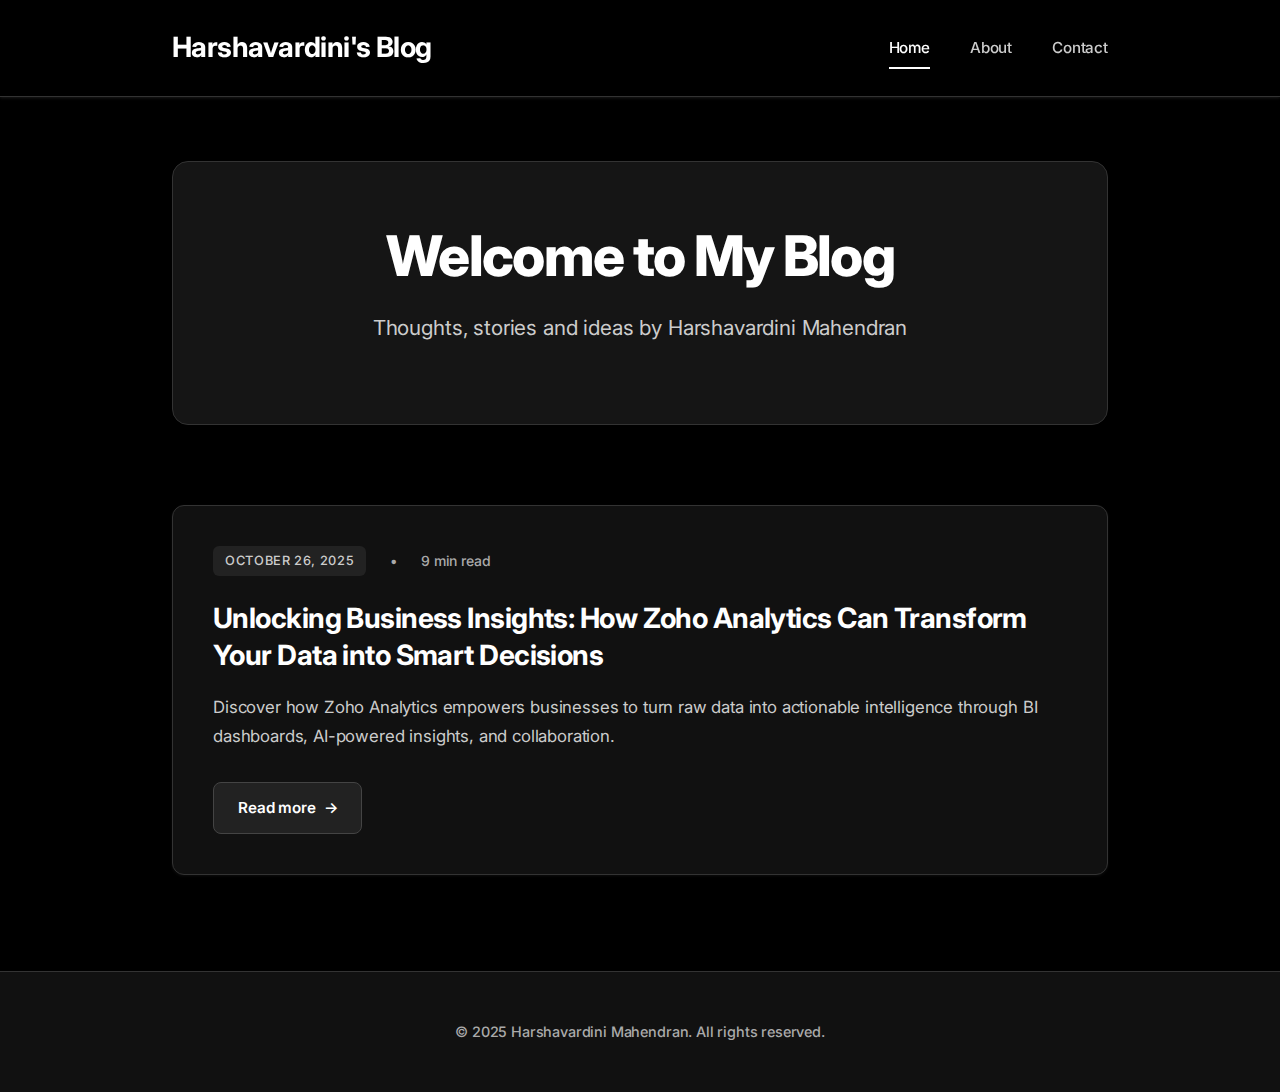
<file: index.html>
<!DOCTYPE html>
<html lang="en">
<head>
    <meta charset="UTF-8">
    <meta name="viewport" content="width=device-width, initial-scale=1.0">
    <title>My Blog</title>
    <link rel="stylesheet" href="styles.css">
</head>
<body>
    <header class="header">
        <div class="container">
            <h1 class="logo">Harshavardini's Blog</h1>
            <nav class="nav">
                <a href="index.html" class="nav-link active">Home</a>
                <a href="about.html" class="nav-link">About</a>
                <a href="contact.html" class="nav-link">Contact</a>
            </nav>
        </div>
    </header>

    <main class="main">
        <div class="container">
            <section class="hero">
                <h2 class="hero-title">Welcome to My Blog</h2>
                <p class="hero-subtitle">Thoughts, stories and ideas by Harshavardini Mahendran</p>
            </section>

            <section class="posts" id="posts-container">
                <!-- Blog posts will be dynamically loaded here -->
            </section>
        </div>
    </main>

    <footer class="footer">
        <div class="container">
            <p>&copy; 2025 Harshavardini Mahendran. All rights reserved.</p>
        </div>
    </footer>

    <script src="script.js"></script>
</body>
</html>
</file>
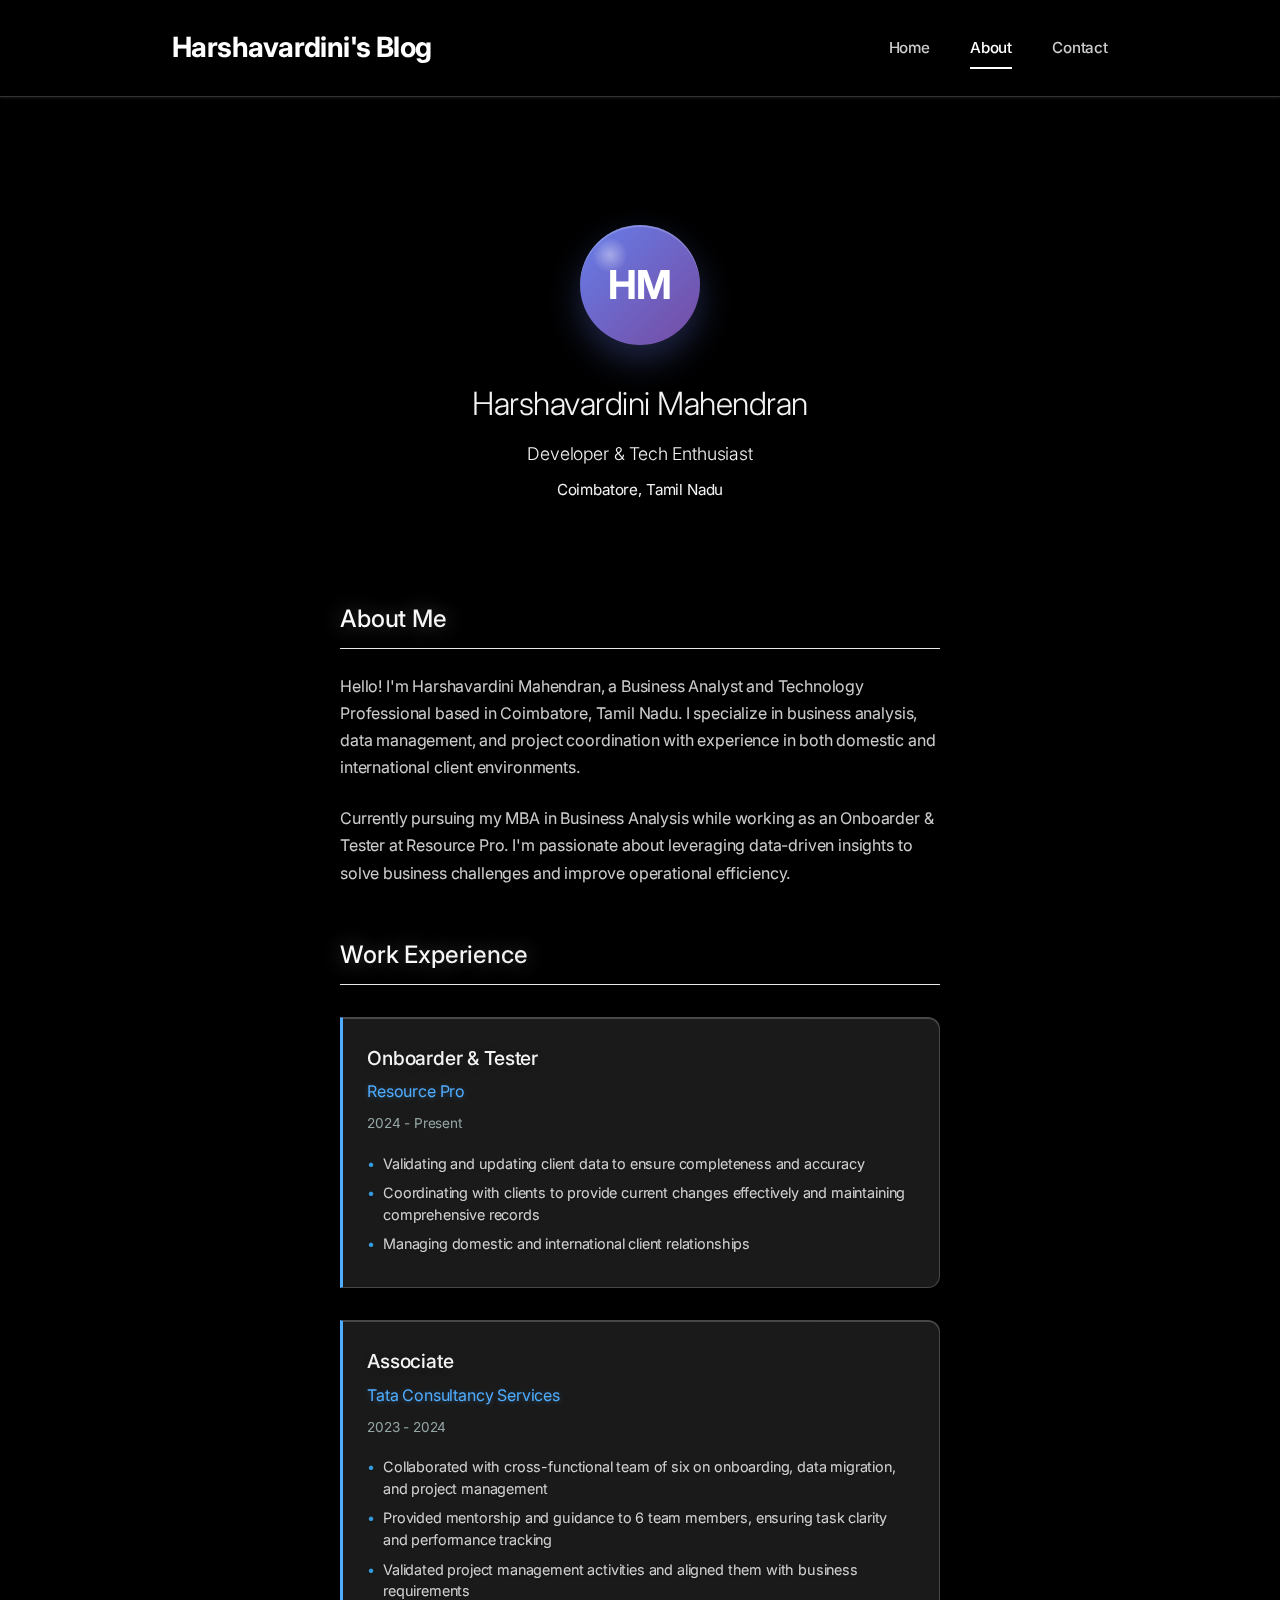
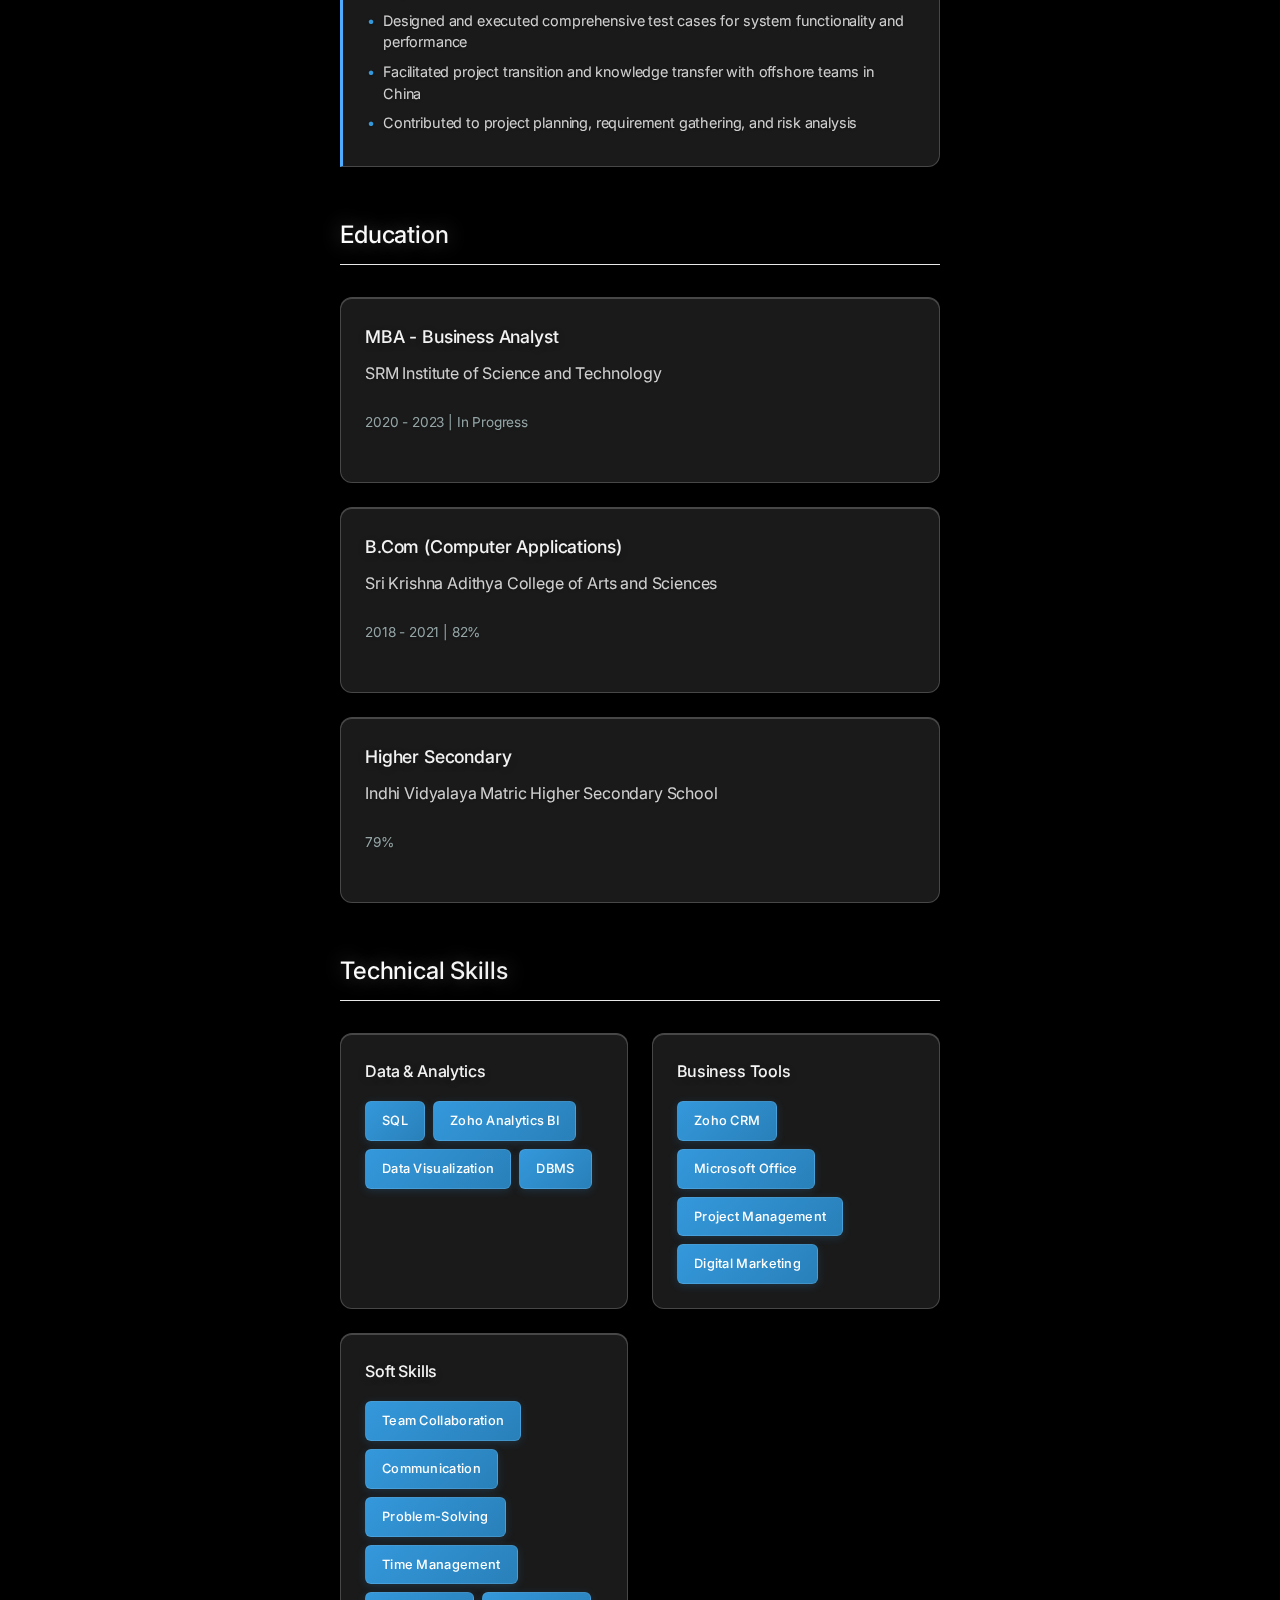
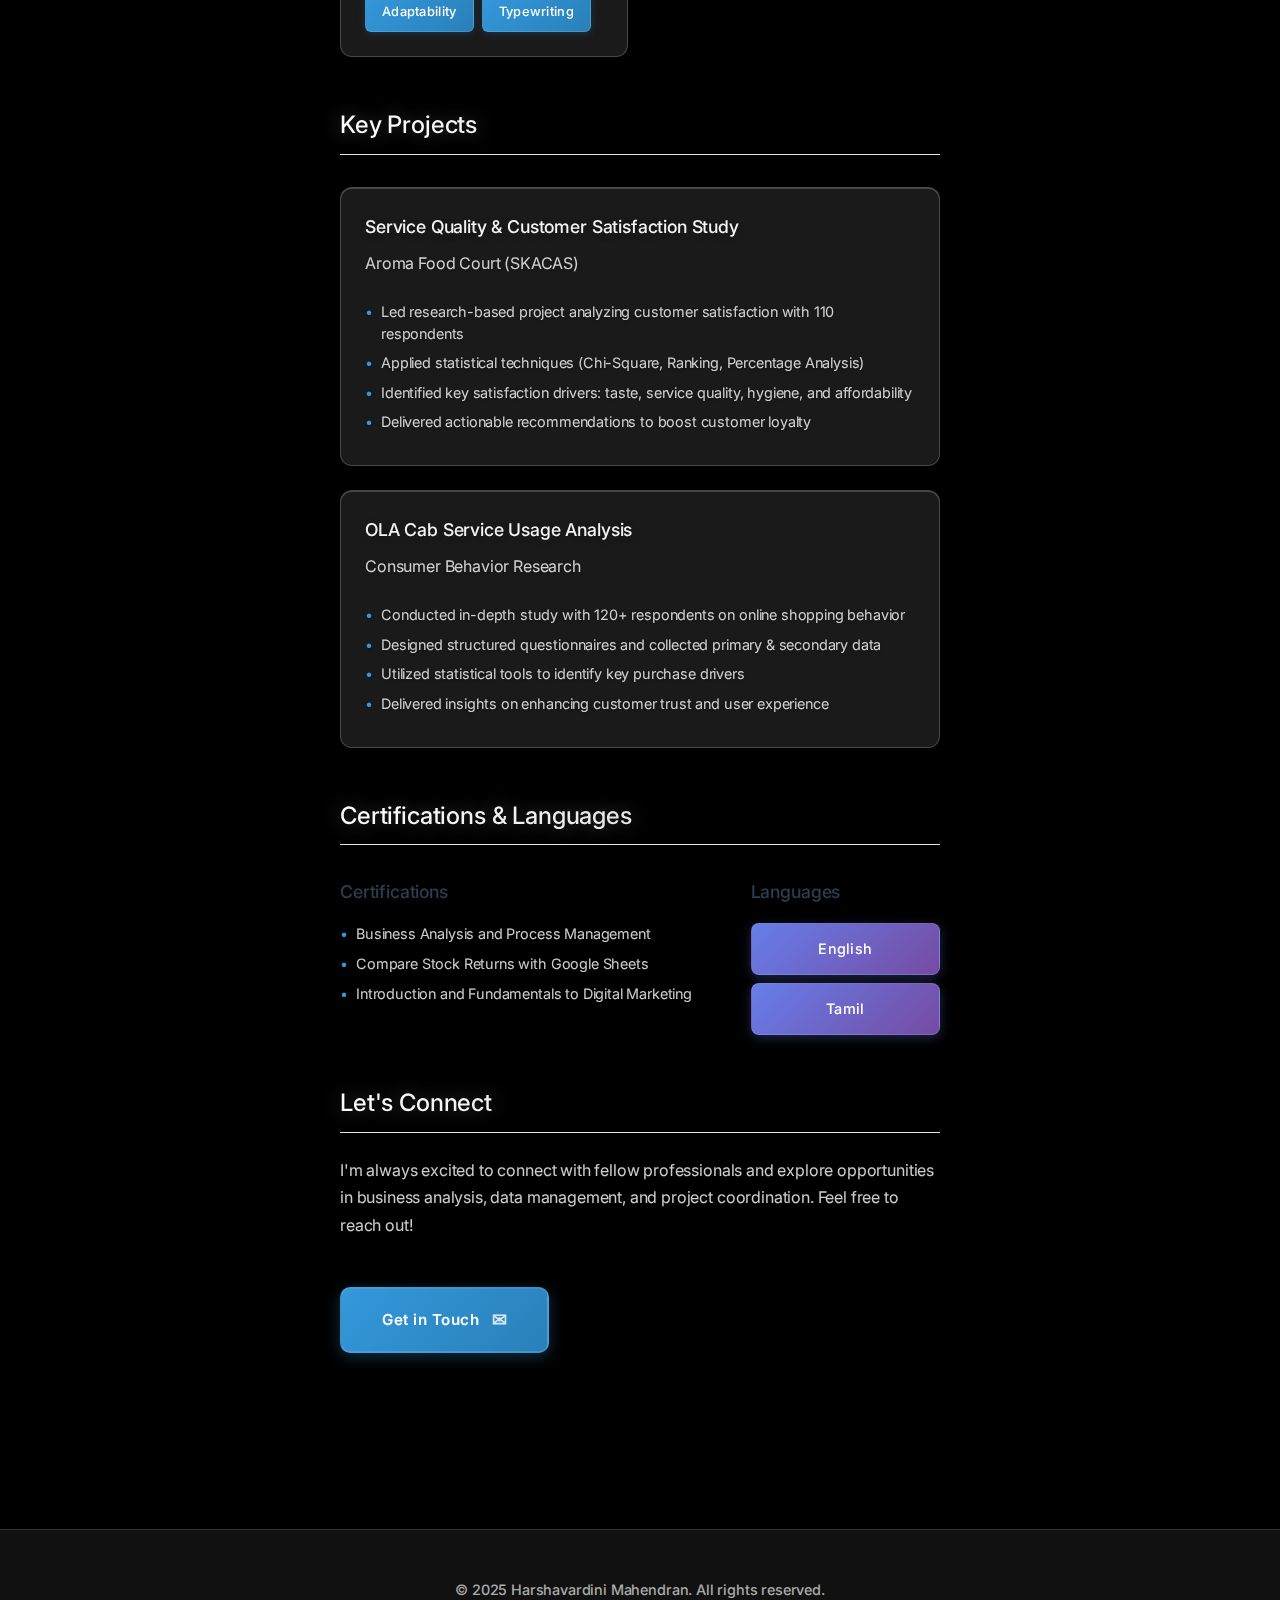
<file: about.html>
<!DOCTYPE html>
<html lang="en">
<head>
    <meta charset="UTF-8">
    <meta name="viewport" content="width=device-width, initial-scale=1.0">
    <title>About - Harshavardini Mahendran</title>
    <link rel="stylesheet" href="styles.css">
    <link rel="stylesheet" href="page-styles.css">
</head>
<body>
    <header class="header">
        <div class="container">
            <h1 class="logo">
                <a href="index.html" style="text-decoration: none; color: inherit;">Harshavardini's Blog</a>
            </h1>
            <nav class="nav">
                <a href="index.html" class="nav-link">Home</a>
                <a href="about.html" class="nav-link active">About</a>
                <a href="contact.html" class="nav-link">Contact</a>
            </nav>
        </div>
    </header>

    <main class="main">
        <div class="container">
            <div class="page-content">
                <div class="profile-section">
                    <div class="profile-avatar">
                        <div class="avatar-placeholder">HM</div>
                    </div>
                    <h1 class="profile-name">Harshavardini Mahendran</h1>
                    <p class="profile-title">Developer & Tech Enthusiast</p>
                    <p class="profile-location">Coimbatore, Tamil Nadu</p>
                </div>

                <div class="about-content">
                    <section class="about-section">
                        <h2>About Me</h2>
                        <p>Hello! I'm Harshavardini Mahendran, a Business Analyst and Technology Professional based in Coimbatore, Tamil Nadu. I specialize in business analysis, data management, and project coordination with experience in both domestic and international client environments.</p>
                        
                        <p>Currently pursuing my MBA in Business Analysis while working as an Onboarder & Tester at Resource Pro. I'm passionate about leveraging data-driven insights to solve business challenges and improve operational efficiency.</p>
                    </section>

                    <section class="about-section">
                        <h2>Work Experience</h2>
                        <div class="experience-timeline">
                            <div class="experience-item">
                                <div class="experience-header">
                                    <h3>Onboarder & Tester</h3>
                                    <span class="company">Resource Pro</span>
                                    <span class="duration">2024 - Present</span>
                                </div>
                                <ul class="experience-details">
                                    <li>Validating and updating client data to ensure completeness and accuracy</li>
                                    <li>Coordinating with clients to provide current changes effectively and maintaining comprehensive records</li>
                                    <li>Managing domestic and international client relationships</li>
                                </ul>
                            </div>
                            
                            <div class="experience-item">
                                <div class="experience-header">
                                    <h3>Associate</h3>
                                    <span class="company">Tata Consultancy Services</span>
                                    <span class="duration">2023 - 2024</span>
                                </div>
                                <ul class="experience-details">
                                    <li>Collaborated with cross-functional team of six on onboarding, data migration, and project management</li>
                                    <li>Provided mentorship and guidance to 6 team members, ensuring task clarity and performance tracking</li>
                                    <li>Validated project management activities and aligned them with business requirements</li>
                                    <li>Designed and executed comprehensive test cases for system functionality and performance</li>
                                    <li>Facilitated project transition and knowledge transfer with offshore teams in China</li>
                                    <li>Contributed to project planning, requirement gathering, and risk analysis</li>
                                </ul>
                            </div>
                        </div>
                    </section>

                    <section class="about-section">
                        <h2>Education</h2>
                        <div class="education-timeline">
                            <div class="education-item">
                                <h3>MBA - Business Analyst</h3>
                                <p class="institution">SRM Institute of Science and Technology</p>
                                <p class="duration">2020 - 2023 | In Progress</p>
                            </div>
                            
                            <div class="education-item">
                                <h3>B.Com (Computer Applications)</h3>
                                <p class="institution">Sri Krishna Adithya College of Arts and Sciences</p>
                                <p class="duration">2018 - 2021 | 82%</p>
                            </div>
                            
                            <div class="education-item">
                                <h3>Higher Secondary</h3>
                                <p class="institution">Indhi Vidyalaya Matric Higher Secondary School</p>
                                <p class="duration">79%</p>
                            </div>
                        </div>
                    </section>

                    <section class="about-section">
                        <h2>Technical Skills</h2>
                        <div class="skills-grid">
                            <div class="skill-category">
                                <h3>Data & Analytics</h3>
                                <div class="skill-tags">
                                    <span class="skill-tag">SQL</span>
                                    <span class="skill-tag">Zoho Analytics BI</span>
                                    <span class="skill-tag">Data Visualization</span>
                                    <span class="skill-tag">DBMS</span>
                                </div>
                            </div>
                            
                            <div class="skill-category">
                                <h3>Business Tools</h3>
                                <div class="skill-tags">
                                    <span class="skill-tag">Zoho CRM</span>
                                    <span class="skill-tag">Microsoft Office</span>
                                    <span class="skill-tag">Project Management</span>
                                    <span class="skill-tag">Digital Marketing</span>
                                </div>
                            </div>
                            
                            <div class="skill-category">
                                <h3>Soft Skills</h3>
                                <div class="skill-tags">
                                    <span class="skill-tag">Team Collaboration</span>
                                    <span class="skill-tag">Communication</span>
                                    <span class="skill-tag">Problem-Solving</span>
                                    <span class="skill-tag">Time Management</span>
                                    <span class="skill-tag">Adaptability</span>
                                    <span class="skill-tag">Typewriting</span>
                                </div>
                            </div>
                        </div>
                    </section>

                    <section class="about-section">
                        <h2>Key Projects</h2>
                        <div class="projects-grid">
                            <div class="project-item">
                                <h3>Service Quality & Customer Satisfaction Study</h3>
                                <p class="project-subtitle">Aroma Food Court (SKACAS)</p>
                                <ul>
                                    <li>Led research-based project analyzing customer satisfaction with 110 respondents</li>
                                    <li>Applied statistical techniques (Chi-Square, Ranking, Percentage Analysis)</li>
                                    <li>Identified key satisfaction drivers: taste, service quality, hygiene, and affordability</li>
                                    <li>Delivered actionable recommendations to boost customer loyalty</li>
                                </ul>
                            </div>
                            
                            <div class="project-item">
                                <h3>OLA Cab Service Usage Analysis</h3>
                                <p class="project-subtitle">Consumer Behavior Research</p>
                                <ul>
                                    <li>Conducted in-depth study with 120+ respondents on online shopping behavior</li>
                                    <li>Designed structured questionnaires and collected primary & secondary data</li>
                                    <li>Utilized statistical tools to identify key purchase drivers</li>
                                    <li>Delivered insights on enhancing customer trust and user experience</li>
                                </ul>
                            </div>
                        </div>
                    </section>

                    <section class="about-section">
                        <h2>Certifications & Languages</h2>
                        <div class="certifications-languages">
                            <div class="certifications">
                                <h3>Certifications</h3>
                                <ul>
                                    <li>Business Analysis and Process Management</li>
                                    <li>Compare Stock Returns with Google Sheets</li>
                                    <li>Introduction and Fundamentals to Digital Marketing</li>
                                </ul>
                            </div>
                            
                            <div class="languages">
                                <h3>Languages</h3>
                                <div class="language-tags">
                                    <span class="language-tag">English</span>
                                    <span class="language-tag">Tamil</span>
                                </div>
                            </div>
                        </div>
                    </section>

                    <section class="about-section">
                        <h2>Let's Connect</h2>
                        <p>I'm always excited to connect with fellow professionals and explore opportunities in business analysis, data management, and project coordination. Feel free to reach out!</p>
                        
                        <div class="connect-links">
                            <a href="contact.html" class="connect-btn">Get in Touch</a>
                        </div>
                    </section>
                </div>
            </div>
        </div>
    </main>

    <footer class="footer">
        <div class="container">
            <p>&copy; 2025 Harshavardini Mahendran. All rights reserved.</p>
        </div>
    </footer>
</body>
</html>
</file>
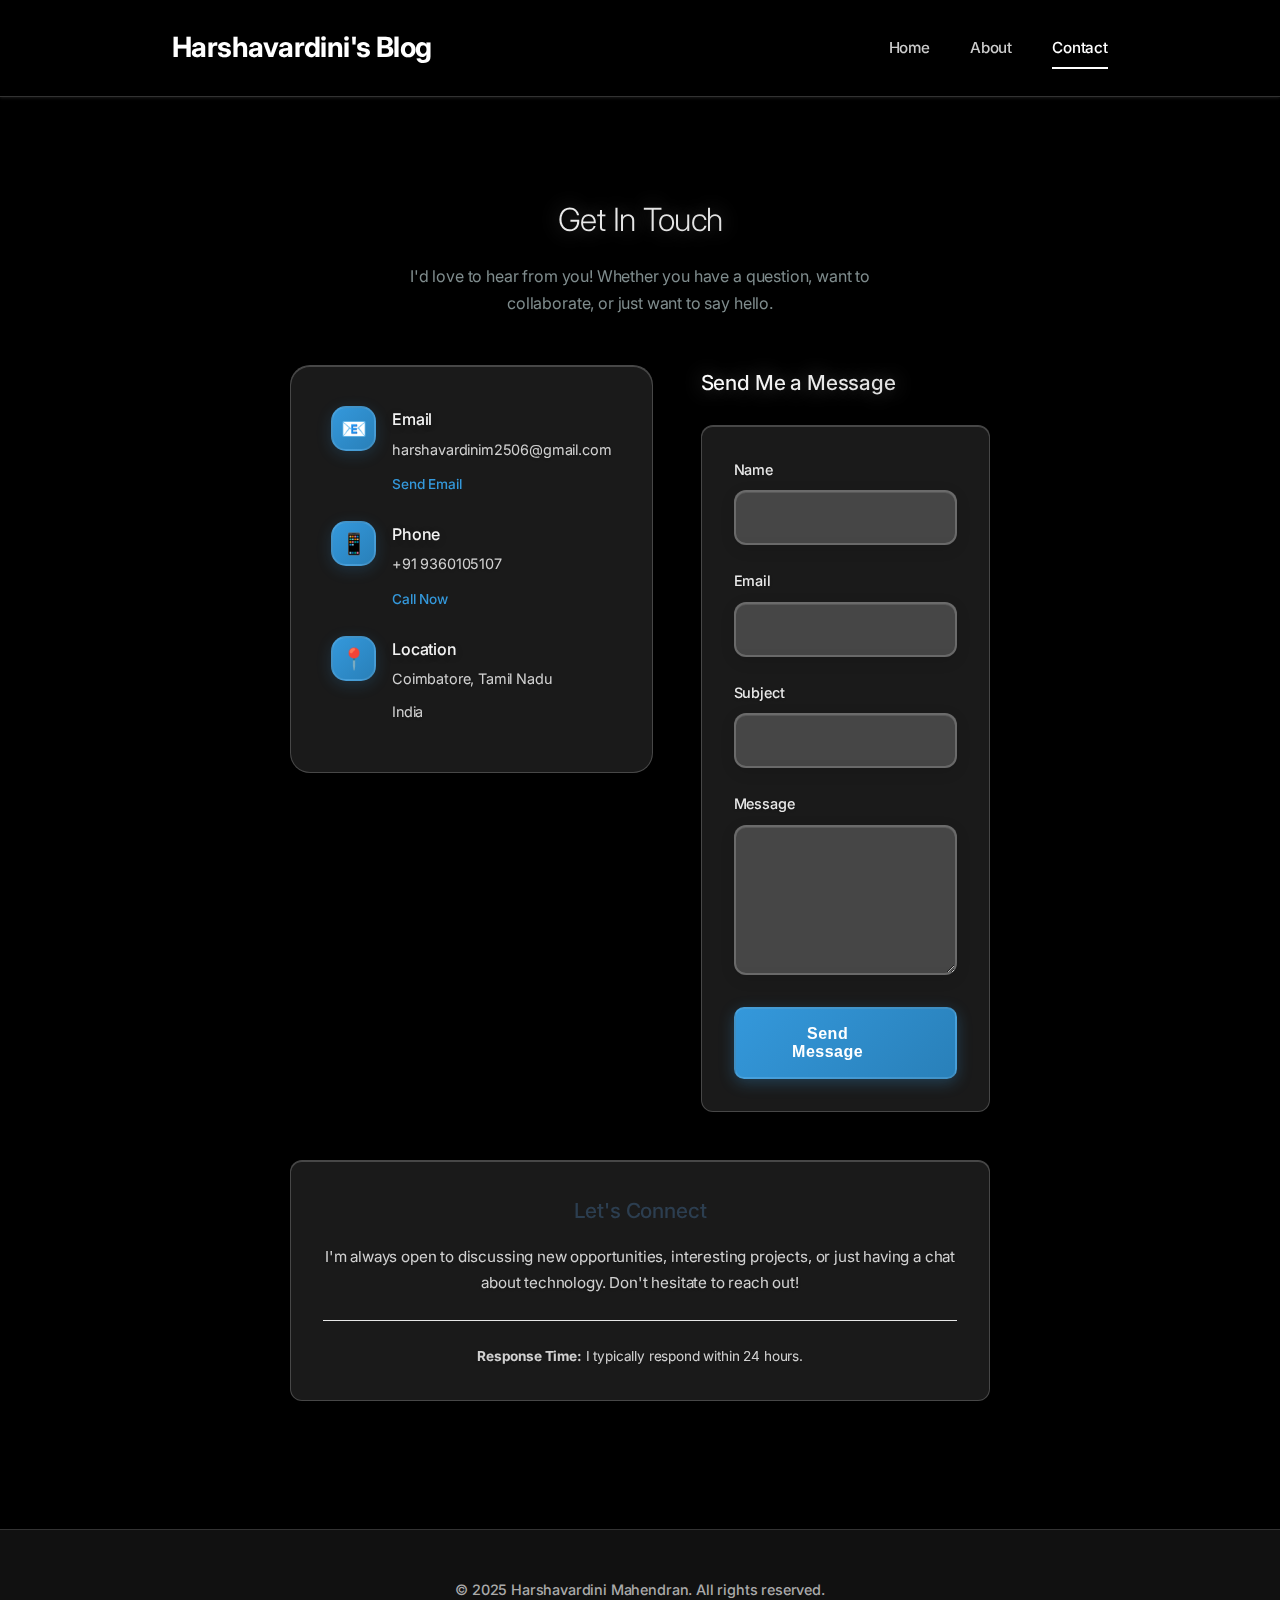
<file: contact.html>
<!DOCTYPE html>
<html lang="en">
<head>
    <meta charset="UTF-8">
    <meta name="viewport" content="width=device-width, initial-scale=1.0">
    <title>Contact - Harshavardini Mahendran</title>
    <link rel="stylesheet" href="styles.css">
    <link rel="stylesheet" href="page-styles.css">
</head>
<body>
    <header class="header">
        <div class="container">
            <h1 class="logo">
                <a href="index.html" style="text-decoration: none; color: inherit;">Harshavardini's Blog</a>
            </h1>
            <nav class="nav">
                <a href="index.html" class="nav-link">Home</a>
                <a href="about.html" class="nav-link">About</a>
                <a href="contact.html" class="nav-link active">Contact</a>
            </nav>
        </div>
    </header>

    <main class="main">
        <div class="container">
            <div class="page-content">
                <div class="contact-header">
                    <h1>Get In Touch</h1>
                    <p>I'd love to hear from you! Whether you have a question, want to collaborate, or just want to say hello.</p>
                </div>

                <div class="contact-content">
                    <div class="contact-info">
                        <div class="contact-card">
                            <div class="contact-item">
                                <div class="contact-icon">📧</div>
                                <div class="contact-details">
                                    <h3>Email</h3>
                                    <p>harshavardinim2506@gmail.com</p>
                                    <a href="mailto:harshavardinim2506@gmail.com" class="contact-link">Send Email</a>
                                </div>
                            </div>

                            <div class="contact-item">
                                <div class="contact-icon">📱</div>
                                <div class="contact-details">
                                    <h3>Phone</h3>
                                    <p>+91 9360105107</p>
                                    <a href="tel:+919360105107" class="contact-link">Call Now</a>
                                </div>
                            </div>

                            <div class="contact-item">
                                <div class="contact-icon">📍</div>
                                <div class="contact-details">
                                    <h3>Location</h3>
                                    <p>Coimbatore, Tamil Nadu</p>
                                    <p class="location-detail">India</p>
                                </div>
                            </div>
                        </div>
                    </div>

                    <div class="contact-form-section">
                        <h2>Send Me a Message</h2>
                        <form class="contact-form" id="contactForm">
                            <div class="form-group">
                                <label for="name">Name</label>
                                <input type="text" id="name" name="name" required>
                            </div>

                            <div class="form-group">
                                <label for="email">Email</label>
                                <input type="email" id="email" name="email" required>
                            </div>

                            <div class="form-group">
                                <label for="subject">Subject</label>
                                <input type="text" id="subject" name="subject" required>
                            </div>

                            <div class="form-group">
                                <label for="message">Message</label>
                                <textarea id="message" name="message" rows="6" required></textarea>
                            </div>

                            <button type="submit" class="submit-btn">Send Message</button>
                        </form>
                    </div>
                </div>

                <div class="additional-info">
                    <h2>Let's Connect</h2>
                    <p>I'm always open to discussing new opportunities, interesting projects, or just having a chat about technology. Don't hesitate to reach out!</p>
                    
                    <div class="response-time">
                        <p><strong>Response Time:</strong> I typically respond within 24 hours.</p>
                    </div>
                </div>
            </div>
        </div>
    </main>

    <footer class="footer">
        <div class="container">
            <p>&copy; 2025 Harshavardini Mahendran. All rights reserved.</p>
        </div>
    </footer>

    <script src="contact-script.js"></script>
</body>
</html>
</file>
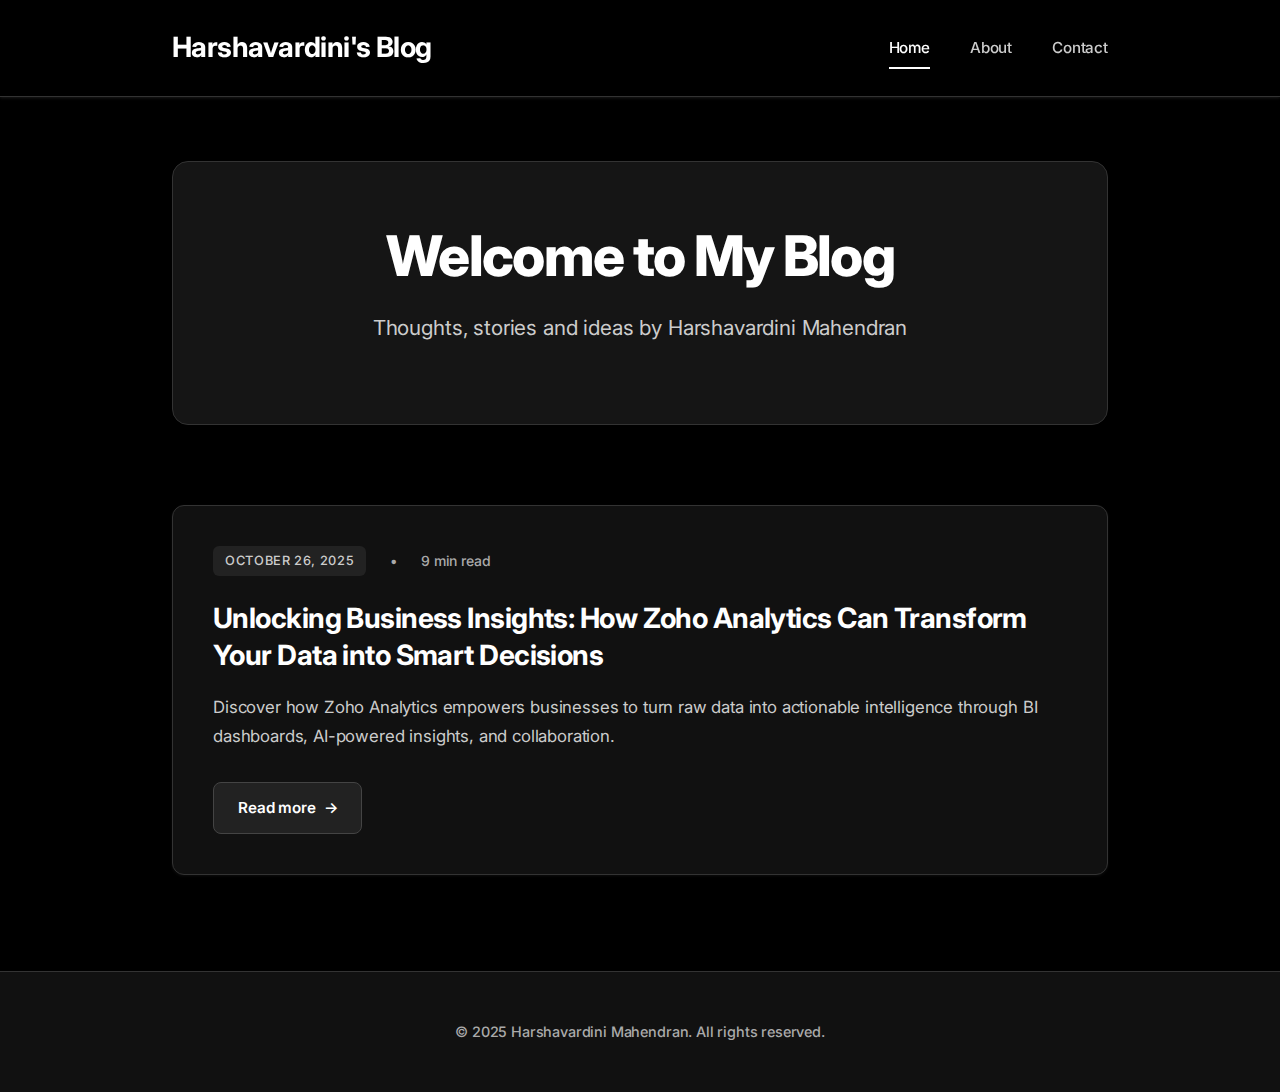
<file: post.html>
<!DOCTYPE html>
<html lang="en">
<head>
    <meta charset="UTF-8">
    <meta name="viewport" content="width=device-width, initial-scale=1.0">
    <title>Blog Post - Harshavardini's Blog</title>
    <link rel="stylesheet" href="styles.css">
</head>
<body>
    <header class="header">
        <div class="container">
            <h1 class="logo">Harshavardini's Blog</h1>
            <nav class="nav">
                <a href="index.html" class="nav-link">Home</a>
                <a href="about.html" class="nav-link">About</a>
                <a href="contact.html" class="nav-link">Contact</a>
            </nav>
        </div>
    </header>

    <main class="main">
        <div class="container">
            <article class="blog-post">
                <div class="post-header">
                    <div class="post-meta">
                        <span class="post-date" id="post-date"></span>
                        <span>•</span>
                        <span class="read-time" id="read-time"></span>
                    </div>
                    <h1 class="post-title" id="post-title"></h1>
                </div>
                
                <div class="post-content" id="post-content">
                    <!-- Blog content will be loaded here -->
                </div>
                
                <div class="post-navigation">
                    <a href="index.html" class="back-to-home">← Back to Home</a>
                </div>
            </article>
        </div>
    </main>

    <footer class="footer">
        <div class="container">
            <p>&copy; 2025 Harshavardini Mahendran. All rights reserved.</p>
        </div>
    </footer>

    <script src="post.js"></script>
</body>
</html>
</file>
<file: page-styles.css>
/* Interactive minimal styles for About and Contact pages */

.page-content {
    max-width: 700px;
    margin: 0 auto;
    padding: 2rem 0;
    animation: fadeIn 0.8s ease;
}

@keyframes fadeIn {
    from {
        opacity: 0;
    }

    to {
        opacity: 1;
    }
}

/* About Page Styles */
.profile-section {
    text-align: center;
    margin-bottom: 4rem;
    padding: 2rem 0;
    animation: fadeInUp 0.8s ease;
}

.profile-avatar {
    margin-bottom: 2rem;
}

.avatar-placeholder {
    width: 120px;
    height: 120px;
    border-radius: 50%;
    background: linear-gradient(135deg, #667eea 0%, #764ba2 100%);
    display: flex;
    align-items: center;
    justify-content: center;
    font-size: 2.5rem;
    font-weight: 700;
    color: white;
    margin: 0 auto;
    transition: all 0.6s cubic-bezier(0.4, 0, 0.2, 1);
    cursor: pointer;
    position: relative;
    overflow: hidden;
    transform-style: preserve-3d;
    box-shadow:
        0 15px 35px rgba(102, 126, 234, 0.3),
        inset 0 2px 0 rgba(255, 255, 255, 0.2);
}

.avatar-placeholder::before {
    content: '';
    position: absolute;
    top: 0;
    left: 0;
    right: 0;
    bottom: 0;
    background: conic-gradient(from 0deg, rgba(255, 255, 255, 0.3), transparent, rgba(255, 255, 255, 0.3));
    border-radius: 50%;
    transform: scale(0) rotate(0deg);
    transition: all 0.6s ease;
}

.avatar-placeholder::after {
    content: '';
    position: absolute;
    top: 10%;
    left: 10%;
    width: 30%;
    height: 30%;
    background: radial-gradient(circle, rgba(255, 255, 255, 0.4) 0%, transparent 70%);
    border-radius: 50%;
    transform: translateZ(10px);
}

.avatar-placeholder:hover::before {
    transform: scale(1) rotate(360deg);
}

.avatar-placeholder:hover {
    transform: scale(1.2) rotateY(15deg) translateZ(30px);
    box-shadow:
        0 25px 50px rgba(102, 126, 234, 0.5),
        inset 0 2px 0 rgba(255, 255, 255, 0.4);
}

.profile-name {
    font-size: 2rem;
    font-weight: 300;
    margin-bottom: 0.5rem;
    color: #2c3e50;
    letter-spacing: -0.5px;
    animation: fadeInUp 0.8s ease 0.2s both;
}

.profile-title {
    font-size: 1.1rem;
    color: #7f8c8d;
    margin-bottom: 0.5rem;
    font-weight: 300;
    animation: fadeInUp 0.8s ease 0.3s both;
}

.profile-location {
    font-size: 0.95rem;
    color: #95a5a6;
    animation: fadeInUp 0.8s ease 0.4s both;
}

.about-content {
    max-width: 600px;
    margin: 0 auto;
}

.about-section {
    margin-bottom: 3rem;
    animation: slideInUp 0.6s ease;
}

.about-section:nth-child(even) {
    animation-delay: 0.1s;
}

.about-section h2 {
    font-size: 1.5rem;
    font-weight: 500;
    margin-bottom: 1.5rem;
    color: #2c3e50;
    border-bottom: 1px solid #e8e8e8;
    padding-bottom: 0.5rem;
    position: relative;
    transition: all 0.3s ease;
}

.about-section h2::after {
    content: '';
    position: absolute;
    bottom: -1px;
    left: 0;
    width: 0;
    height: 2px;
    background: #3498db;
    transition: width 0.4s ease;
}

.about-section:hover h2::after {
    width: 50px;
}

.about-section p {
    font-size: 1rem;
    line-height: 1.7;
    color: #7f8c8d;
    margin-bottom: 1.5rem;
    transition: color 0.3s ease;
}

.about-section:hover p {
    color: #5a6c7d;
}

@keyframes slideInUp {
    from {
        opacity: 0;
        transform: translateY(20px);
    }

    to {
        opacity: 1;
        transform: translateY(0);
    }
}

@keyframes fadeInUp {
    from {
        opacity: 0;
        transform: translateY(20px);
    }

    to {
        opacity: 1;
        transform: translateY(0);
    }
}

/* Skills Grid */
.skills-grid {
    display: grid;
    grid-template-columns: repeat(auto-fit, minmax(250px, 1fr));
    gap: 1.5rem;
    margin-top: 2rem;
}

.skill-item {
    padding: 2rem;
    background: rgba(255, 255, 255, 0.1);
    backdrop-filter: blur(20px);
    border: 1px solid rgba(255, 255, 255, 0.2);
    border-radius: 16px;
    transition: all 0.6s cubic-bezier(0.4, 0, 0.2, 1);
    cursor: pointer;
    position: relative;
    overflow: hidden;
    transform-style: preserve-3d;
    box-shadow:
        0 8px 25px rgba(0, 0, 0, 0.1),
        inset 0 1px 0 rgba(255, 255, 255, 0.2);
}

.skill-item::before {
    content: '';
    position: absolute;
    top: 0;
    left: -100%;
    width: 100%;
    height: 100%;
    background: linear-gradient(90deg, transparent, rgba(255, 255, 255, 0.2), transparent);
    transition: left 0.8s ease;
}

.skill-item::after {
    content: '';
    position: absolute;
    top: 0;
    left: 0;
    right: 0;
    bottom: 0;
    background: linear-gradient(135deg, rgba(255, 255, 255, 0.1) 0%, transparent 50%);
    opacity: 0;
    transition: opacity 0.4s ease;
    border-radius: 16px;
}

.skill-item:hover::before {
    left: 100%;
}

.skill-item:hover::after {
    opacity: 1;
}

.skill-item:hover {
    border-color: rgba(255, 255, 255, 0.4);
    transform: translateY(-10px) rotateX(8deg) translateZ(30px);
    box-shadow:
        0 20px 40px rgba(0, 0, 0, 0.2),
        inset 0 1px 0 rgba(255, 255, 255, 0.3);
}

.skill-item h3 {
    font-size: 1.1rem;
    font-weight: 500;
    margin-bottom: 0.5rem;
    color: #2c3e50;
    transition: all 0.3s ease;
    position: relative;
    z-index: 2;
}

.skill-item:hover h3 {
    color: #3498db;
    transform: translateX(5px);
}

.skill-item p {
    font-size: 0.9rem;
    color: #7f8c8d;
    margin: 0;
    transition: color 0.3s ease;
    position: relative;
    z-index: 2;
}

.skill-item:hover p {
    color: #5a6c7d;
}

/* Experience Timeline */
.experience-timeline {
    margin-top: 2rem;
}

.experience-item {
    margin-bottom: 2rem;
    padding: 1.5rem;
    border-left: 2px solid #3498db;
    background: #fff;
    border-radius: 0 12px 12px 0;
    border: 1px solid #e8e8e8;
    border-left: 3px solid #3498db;
    transition: all 0.4s ease;
    position: relative;
    overflow: hidden;
}

.experience-item::before {
    content: '';
    position: absolute;
    top: 0;
    left: -100%;
    width: 100%;
    height: 100%;
    background: linear-gradient(90deg, transparent, rgba(52, 152, 219, 0.05), transparent);
    transition: left 0.6s ease;
}

.experience-item:hover::before {
    left: 100%;
}

.experience-item:hover {
    transform: translateX(5px);
    box-shadow: 0 8px 20px rgba(52, 152, 219, 0.1);
    border-left-color: #2980b9;
}

.experience-header {
    margin-bottom: 1rem;
}

.experience-header h3 {
    font-size: 1.2rem;
    font-weight: 500;
    color: #2c3e50;
    margin-bottom: 0.25rem;
    transition: color 0.3s ease;
    position: relative;
    z-index: 2;
}

.experience-item:hover .experience-header h3 {
    color: #3498db;
}

.company {
    display: block;
    font-size: 1rem;
    color: #3498db;
    font-weight: 400;
    margin-bottom: 0.25rem;
    transition: all 0.3s ease;
    position: relative;
    z-index: 2;
}

.experience-item:hover .company {
    color: #2980b9;
    transform: translateX(3px);
}

.duration {
    font-size: 0.85rem;
    color: #95a5a6;
    position: relative;
    z-index: 2;
}

.experience-details {
    list-style: none;
    padding: 0;
}

.experience-details li {
    position: relative;
    padding-left: 1rem;
    margin-bottom: 0.5rem;
    color: #7f8c8d;
    line-height: 1.5;
    font-size: 0.9rem;
    transition: all 0.3s ease;
    z-index: 2;
}

.experience-details li:before {
    content: "•";
    color: #3498db;
    position: absolute;
    left: 0;
    transition: all 0.3s ease;
}

.experience-item:hover .experience-details li {
    color: #5a6c7d;
    transform: translateX(3px);
}

.experience-item:hover .experience-details li:before {
    color: #2980b9;
}

/* Education Timeline */
.education-timeline {
    margin-top: 2rem;
}

.education-item {
    margin-bottom: 1.5rem;
    padding: 1.5rem;
    background: #fff;
    border-radius: 12px;
    border: 1px solid #e8e8e8;
    transition: all 0.4s ease;
    cursor: pointer;
    position: relative;
    overflow: hidden;
}

.education-item::before {
    content: '';
    position: absolute;
    top: 0;
    left: -100%;
    width: 100%;
    height: 100%;
    background: linear-gradient(90deg, transparent, rgba(52, 152, 219, 0.05), transparent);
    transition: left 0.6s ease;
}

.education-item:hover::before {
    left: 100%;
}

.education-item:hover {
    border-color: #3498db;
    transform: translateY(-3px);
    box-shadow: 0 8px 20px rgba(52, 152, 219, 0.1);
}

.education-item h3 {
    font-size: 1.1rem;
    font-weight: 500;
    color: #2c3e50;
    margin-bottom: 0.5rem;
    transition: all 0.3s ease;
    position: relative;
    z-index: 2;
}

.education-item:hover h3 {
    color: #3498db;
    transform: translateX(3px);
}

.institution {
    font-size: 0.95rem;
    color: #3498db;
    font-weight: 400;
    margin-bottom: 0.25rem;
    transition: all 0.3s ease;
    position: relative;
    z-index: 2;
}

.education-item:hover .institution {
    color: #2980b9;
}

.education-item .duration {
    font-size: 0.85rem;
    color: #95a5a6;
    position: relative;
    z-index: 2;
}

/* Skill Categories */
.skill-category {
    padding: 1.5rem;
    background: #fff;
    border-radius: 12px;
    border: 1px solid #e8e8e8;
    transition: all 0.4s ease;
    position: relative;
    overflow: hidden;
}

.skill-category::before {
    content: '';
    position: absolute;
    top: 0;
    left: -100%;
    width: 100%;
    height: 100%;
    background: linear-gradient(90deg, transparent, rgba(52, 152, 219, 0.05), transparent);
    transition: left 0.6s ease;
}

.skill-category:hover::before {
    left: 100%;
}

.skill-category:hover {
    border-color: #3498db;
    transform: translateY(-3px);
    box-shadow: 0 8px 20px rgba(52, 152, 219, 0.1);
}

.skill-category h3 {
    font-size: 1rem;
    font-weight: 500;
    margin-bottom: 1rem;
    color: #2c3e50;
    transition: all 0.3s ease;
    position: relative;
    z-index: 2;
}

.skill-category:hover h3 {
    color: #3498db;
}

.skill-tags {
    display: flex;
    flex-wrap: wrap;
    gap: 0.5rem;
}

.skill-tag {
    background: linear-gradient(135deg, #3498db 0%, #2980b9 100%);
    color: white;
    padding: 0.5rem 1rem;
    border-radius: 6px;
    font-size: 0.8rem;
    font-weight: 500;
    transition: all 0.3s ease;
    cursor: pointer;
    position: relative;
    overflow: hidden;
    border: 1px solid rgba(255, 255, 255, 0.1);
    box-shadow: 0 2px 8px rgba(52, 152, 219, 0.2);
    letter-spacing: 0.3px;
}

.skill-tag::before {
    content: '';
    position: absolute;
    top: 0;
    left: -100%;
    width: 100%;
    height: 100%;
    background: linear-gradient(90deg, transparent, rgba(255, 255, 255, 0.25), transparent);
    transition: left 0.5s ease;
}

.skill-tag::after {
    content: '';
    position: absolute;
    top: 2px;
    left: 2px;
    right: 2px;
    bottom: 2px;
    background: linear-gradient(135deg, rgba(255, 255, 255, 0.1) 0%, transparent 50%);
    border-radius: 4px;
    opacity: 0;
    transition: opacity 0.3s ease;
}

.skill-tag:hover::before {
    left: 100%;
}

.skill-tag:hover::after {
    opacity: 1;
}

.skill-tag:hover {
    transform: translateY(-3px) scale(1.08);
    box-shadow: 0 6px 20px rgba(52, 152, 219, 0.4);
    border-color: rgba(255, 255, 255, 0.2);
}

/* Projects Grid */
.projects-grid {
    display: grid;
    grid-template-columns: repeat(auto-fit, minmax(350px, 1fr));
    gap: 1.5rem;
    margin-top: 2rem;
}

.project-item {
    padding: 1.5rem;
    background: #fff;
    border-radius: 12px;
    border: 1px solid #e8e8e8;
    transition: all 0.4s ease;
    cursor: pointer;
    position: relative;
    overflow: hidden;
}

.project-item::before {
    content: '';
    position: absolute;
    top: 0;
    left: -100%;
    width: 100%;
    height: 100%;
    background: linear-gradient(90deg, transparent, rgba(52, 152, 219, 0.05), transparent);
    transition: left 0.6s ease;
}

.project-item:hover::before {
    left: 100%;
}

.project-item:hover {
    border-color: #3498db;
    transform: translateY(-5px) scale(1.02);
    box-shadow: 0 10px 25px rgba(52, 152, 219, 0.15);
}

.project-item h3 {
    font-size: 1.1rem;
    font-weight: 500;
    color: #2c3e50;
    margin-bottom: 0.5rem;
    transition: all 0.3s ease;
    position: relative;
    z-index: 2;
}

.project-item:hover h3 {
    color: #3498db;
    transform: translateX(3px);
}

.project-subtitle {
    font-size: 0.9rem;
    color: #3498db;
    font-weight: 400;
    margin-bottom: 1rem;
    transition: all 0.3s ease;
    position: relative;
    z-index: 2;
}

.project-item:hover .project-subtitle {
    color: #2980b9;
}

.project-item ul {
    list-style: none;
    padding: 0;
}

.project-item li {
    position: relative;
    padding-left: 1rem;
    margin-bottom: 0.5rem;
    color: #7f8c8d;
    line-height: 1.5;
    font-size: 0.9rem;
    transition: all 0.3s ease;
    z-index: 2;
}

.project-item li:before {
    content: "•";
    color: #3498db;
    position: absolute;
    left: 0;
    transition: all 0.3s ease;
}

.project-item:hover li {
    color: #5a6c7d;
    transform: translateX(3px);
}

.project-item:hover li:before {
    color: #2980b9;
}

/* Certifications and Languages */
.certifications-languages {
    display: grid;
    grid-template-columns: 2fr 1fr;
    gap: 2rem;
    margin-top: 2rem;
}

.certifications h3,
.languages h3 {
    font-size: 1.1rem;
    font-weight: 500;
    color: #2c3e50;
    margin-bottom: 1rem;
    transition: color 0.3s ease;
}

.certifications:hover h3,
.languages:hover h3 {
    color: #3498db;
}

.certifications ul {
    list-style: none;
    padding: 0;
}

.certifications li {
    position: relative;
    padding-left: 1rem;
    margin-bottom: 0.5rem;
    color: #7f8c8d;
    line-height: 1.5;
    font-size: 0.9rem;
    transition: all 0.3s ease;
}

.certifications li:before {
    content: "•";
    color: #3498db;
    position: absolute;
    left: 0;
    transition: all 0.3s ease;
}

.certifications:hover li {
    color: #5a6c7d;
    transform: translateX(3px);
}

.certifications:hover li:before {
    color: #2980b9;
}

.language-tags {
    display: flex;
    flex-direction: column;
    gap: 0.5rem;
}

.language-tag {
    background: linear-gradient(135deg, #667eea 0%, #764ba2 100%);
    color: white;
    padding: 0.8rem 1.2rem;
    border-radius: 8px;
    font-size: 0.9rem;
    font-weight: 500;
    text-align: center;
    transition: all 0.3s ease;
    cursor: pointer;
    position: relative;
    overflow: hidden;
    border: 1px solid rgba(255, 255, 255, 0.1);
    box-shadow: 0 3px 12px rgba(102, 126, 234, 0.3);
    letter-spacing: 0.3px;
}

.language-tag::before {
    content: '';
    position: absolute;
    top: 0;
    left: -100%;
    width: 100%;
    height: 100%;
    background: linear-gradient(90deg, transparent, rgba(255, 255, 255, 0.2), transparent);
    transition: left 0.5s ease;
}

.language-tag::after {
    content: '🌐';
    position: absolute;
    top: 50%;
    right: 0.8rem;
    transform: translateY(-50%);
    opacity: 0;
    transition: all 0.3s ease;
    font-size: 0.8rem;
}

.language-tag:hover::before {
    left: 100%;
}

.language-tag:hover::after {
    opacity: 1;
    right: 0.6rem;
}

.language-tag:hover {
    transform: translateY(-3px) scale(1.05);
    box-shadow: 0 8px 25px rgba(102, 126, 234, 0.5);
    border-color: rgba(255, 255, 255, 0.2);
    padding-right: 2.5rem;
}

.connect-btn {
    display: inline-flex;
    align-items: center;
    gap: 0.8rem;
    background: linear-gradient(135deg, #3498db 0%, #2980b9 100%);
    color: white;
    padding: 1rem 2.5rem;
    border-radius: 10px;
    text-decoration: none;
    font-weight: 600;
    font-size: 0.95rem;
    transition: all 0.4s cubic-bezier(0.4, 0, 0.2, 1);
    margin-top: 1.5rem;
    position: relative;
    overflow: hidden;
    border: 2px solid rgba(255, 255, 255, 0.1);
    box-shadow: 0 4px 15px rgba(52, 152, 219, 0.3);
    letter-spacing: 0.5px;
}

.connect-btn::before {
    content: '';
    position: absolute;
    top: 0;
    left: -100%;
    width: 100%;
    height: 100%;
    background: linear-gradient(90deg, transparent, rgba(255, 255, 255, 0.25), transparent);
    transition: left 0.6s ease;
}

.connect-btn::after {
    content: '✉';
    font-size: 1.1rem;
    opacity: 0.8;
    transition: all 0.3s ease;
}

.connect-btn:hover::before {
    left: 100%;
}

.connect-btn:hover::after {
    opacity: 1;
    transform: scale(1.1);
}

.connect-btn:hover {
    transform: translateY(-4px) scale(1.05);
    box-shadow: 0 12px 30px rgba(52, 152, 219, 0.5);
    border-color: rgba(255, 255, 255, 0.3);
}

.connect-btn:active {
    transform: translateY(-2px) scale(1.02);
}

/* Contact Page Styles */
.contact-header {
    text-align: center;
    margin-bottom: 3rem;
    animation: fadeInUp 0.8s ease;
}

.contact-header h1 {
    font-size: 2rem;
    font-weight: 300;
    margin-bottom: 1rem;
    color: #2c3e50;
    letter-spacing: -0.5px;
}

.contact-header p {
    font-size: 1rem;
    color: #7f8c8d;
    max-width: 500px;
    margin: 0 auto;
}

.contact-content {
    display: grid;
    grid-template-columns: 1fr 1fr;
    gap: 3rem;
    margin-bottom: 3rem;
}

.contact-card {
    background: rgba(255, 255, 255, 0.1);
    backdrop-filter: blur(20px);
    border-radius: 20px;
    padding: 2.5rem;
    border: 1px solid rgba(255, 255, 255, 0.2);
    transition: all 0.6s cubic-bezier(0.4, 0, 0.2, 1);
    position: relative;
    overflow: hidden;
    transform-style: preserve-3d;
    box-shadow:
        0 15px 35px rgba(0, 0, 0, 0.1),
        inset 0 1px 0 rgba(255, 255, 255, 0.2);
}

.contact-card::before {
    content: '';
    position: absolute;
    top: 0;
    left: -100%;
    width: 100%;
    height: 100%;
    background: linear-gradient(90deg, transparent, rgba(255, 255, 255, 0.2), transparent);
    transition: left 0.8s ease;
}

.contact-card::after {
    content: '';
    position: absolute;
    top: 0;
    left: 0;
    right: 0;
    bottom: 0;
    background: linear-gradient(135deg, rgba(255, 255, 255, 0.1) 0%, transparent 50%);
    opacity: 0;
    transition: opacity 0.4s ease;
    border-radius: 20px;
}

.contact-card:hover::before {
    left: 100%;
}

.contact-card:hover::after {
    opacity: 1;
}

.contact-card:hover {
    border-color: rgba(255, 255, 255, 0.4);
    transform: translateY(-12px) rotateX(8deg) translateZ(40px);
    box-shadow:
        0 25px 60px rgba(0, 0, 0, 0.2),
        inset 0 1px 0 rgba(255, 255, 255, 0.3);
}

.contact-item {
    display: flex;
    align-items: flex-start;
    gap: 1rem;
    margin-bottom: 1.5rem;
    transition: all 0.3s ease;
}

.contact-item:last-child {
    margin-bottom: 0;
}

.contact-item:hover {
    transform: translateX(5px);
}

.contact-icon {
    font-size: 1.3rem;
    width: 45px;
    height: 45px;
    display: flex;
    align-items: center;
    justify-content: center;
    background: linear-gradient(135deg, #3498db 0%, #2980b9 100%);
    color: white;
    border-radius: 15px;
    flex-shrink: 0;
    transition: all 0.4s cubic-bezier(0.4, 0, 0.2, 1);
    position: relative;
    overflow: hidden;
    border: 2px solid rgba(255, 255, 255, 0.1);
    box-shadow: 0 4px 15px rgba(52, 152, 219, 0.2);
}

.contact-icon::before {
    content: '';
    position: absolute;
    top: 0;
    left: 0;
    right: 0;
    bottom: 0;
    background: linear-gradient(135deg, rgba(255, 255, 255, 0.2) 0%, transparent 50%);
    border-radius: 15px;
    transform: scale(0);
    transition: transform 0.3s ease;
}

.contact-item:hover .contact-icon::before {
    transform: scale(1);
}

.contact-item:hover .contact-icon {
    transform: scale(1.15) rotate(8deg);
    box-shadow: 0 8px 25px rgba(52, 152, 219, 0.4);
    border-color: rgba(255, 255, 255, 0.3);
}

.contact-details h3 {
    font-size: 1rem;
    font-weight: 500;
    margin-bottom: 0.25rem;
    color: #2c3e50;
    transition: color 0.3s ease;
}

.contact-item:hover .contact-details h3 {
    color: #3498db;
}

.contact-details p {
    font-size: 0.9rem;
    color: #7f8c8d;
    margin-bottom: 0.5rem;
    transition: color 0.3s ease;
}

.contact-item:hover .contact-details p {
    color: #5a6c7d;
}

.contact-link {
    color: #3498db;
    text-decoration: none;
    font-size: 0.85rem;
    font-weight: 500;
    transition: all 0.3s ease;
}

.contact-link:hover {
    color: #2980b9;
    transform: translateX(3px);
}

/* Contact Form */
.contact-form-section h2 {
    font-size: 1.3rem;
    font-weight: 500;
    margin-bottom: 1.5rem;
    color: #2c3e50;
    transition: color 0.3s ease;
}

.contact-form-section:hover h2 {
    color: #3498db;
}

.contact-form {
    background: #fff;
    padding: 2rem;
    border-radius: 12px;
    border: 1px solid #e8e8e8;
    transition: all 0.4s ease;
    position: relative;
    overflow: hidden;
}

.contact-form::before {
    content: '';
    position: absolute;
    top: 0;
    left: -100%;
    width: 100%;
    height: 100%;
    background: linear-gradient(90deg, transparent, rgba(52, 152, 219, 0.03), transparent);
    transition: left 0.8s ease;
}

.contact-form:hover::before {
    left: 100%;
}

.contact-form:hover {
    border-color: #3498db;
    box-shadow: 0 8px 20px rgba(52, 152, 219, 0.1);
}

.form-group {
    margin-bottom: 1.5rem;
}

.form-group label {
    display: block;
    font-weight: 500;
    margin-bottom: 0.5rem;
    color: #2c3e50;
    font-size: 0.9rem;
    transition: color 0.3s ease;
}

.form-group:hover label {
    color: #3498db;
}

.form-group input,
.form-group textarea {
    width: 100%;
    padding: 1rem 1.2rem;
    border: 2px solid #e8e8e8;
    border-radius: 12px;
    font-size: 0.95rem;
    font-family: inherit;
    transition: all 0.3s cubic-bezier(0.4, 0, 0.2, 1);
    background: #fff;
    position: relative;
    z-index: 2;
    box-shadow: 0 2px 4px rgba(0, 0, 0, 0.02);
}

.form-group input::placeholder,
.form-group textarea::placeholder {
    color: #bdc3c7;
    font-weight: 400;
}

.form-group input:focus,
.form-group textarea:focus {
    outline: none;
    border-color: #3498db;
    box-shadow: 0 0 0 4px rgba(52, 152, 219, 0.1), 0 4px 12px rgba(52, 152, 219, 0.15);
    transform: translateY(-3px);
    background: #fafbfc;
}

.form-group input:hover,
.form-group textarea:hover {
    border-color: #bdc3c7;
    box-shadow: 0 4px 12px rgba(52, 152, 219, 0.08);
    transform: translateY(-1px);
}

.form-group textarea {
    resize: vertical;
    min-height: 100px;
}

.submit-btn {
    background: linear-gradient(135deg, #3498db 0%, #2980b9 100%);
    color: white;
    border: none;
    padding: 1rem 2.5rem;
    border-radius: 10px;
    font-size: 1rem;
    font-weight: 600;
    cursor: pointer;
    transition: all 0.4s cubic-bezier(0.4, 0, 0.2, 1);
    position: relative;
    overflow: hidden;
    border: 2px solid rgba(255, 255, 255, 0.1);
    box-shadow: 0 4px 15px rgba(52, 152, 219, 0.3);
    letter-spacing: 0.5px;
    display: inline-flex;
    align-items: center;
    gap: 0.8rem;
}

.submit-btn::before {
    content: '';
    position: absolute;
    top: 0;
    left: -100%;
    width: 100%;
    height: 100%;
    background: linear-gradient(90deg, transparent, rgba(255, 255, 255, 0.25), transparent);
    transition: left 0.6s ease;
}

.submit-btn::after {
    content: '📤';
    font-size: 1.1rem;
    opacity: 0;
    transform: translateX(-10px);
    transition: all 0.3s ease;
}

.submit-btn:hover::before {
    left: 100%;
}

.submit-btn:hover::after {
    opacity: 1;
    transform: translateX(0);
}

.submit-btn:hover {
    transform: translateY(-4px) scale(1.05);
    box-shadow: 0 12px 30px rgba(52, 152, 219, 0.5);
    border-color: rgba(255, 255, 255, 0.3);
}

.submit-btn:active {
    transform: translateY(-2px) scale(1.02);
}

.submit-btn:focus {
    outline: none;
    box-shadow: 0 0 0 3px rgba(52, 152, 219, 0.3);
}

.additional-info {
    text-align: center;
    padding: 2rem;
    background: #fff;
    border-radius: 12px;
    margin-top: 3rem;
    border: 1px solid #e8e8e8;
    transition: all 0.4s ease;
    position: relative;
    overflow: hidden;
}

.additional-info::before {
    content: '';
    position: absolute;
    top: 0;
    left: -100%;
    width: 100%;
    height: 100%;
    background: linear-gradient(90deg, transparent, rgba(52, 152, 219, 0.03), transparent);
    transition: left 0.8s ease;
}

.additional-info:hover::before {
    left: 100%;
}

.additional-info:hover {
    border-color: #3498db;
    transform: translateY(-3px);
    box-shadow: 0 8px 20px rgba(52, 152, 219, 0.1);
}

.additional-info h2 {
    font-size: 1.3rem;
    font-weight: 500;
    margin-bottom: 1rem;
    color: #2c3e50;
    transition: color 0.3s ease;
    position: relative;
    z-index: 2;
}

.additional-info:hover h2 {
    color: #3498db;
}

.additional-info p {
    font-size: 0.95rem;
    color: #7f8c8d;
    margin-bottom: 1rem;
    transition: color 0.3s ease;
    position: relative;
    z-index: 2;
}

.additional-info:hover p {
    color: #5a6c7d;
}

.response-time {
    margin-top: 1.5rem;
    padding-top: 1.5rem;
    border-top: 1px solid #e8e8e8;
}

.response-time p {
    font-size: 0.85rem;
    color: #95a5a6;
    margin: 0;
    position: relative;
    z-index: 2;
}

/* Responsive Design */
@media (max-width: 768px) {
    .contact-content {
        grid-template-columns: 1fr;
        gap: 2rem;
    }

    .skills-grid {
        grid-template-columns: 1fr;
    }

    .projects-grid {
        grid-template-columns: 1fr;
    }

    .certifications-languages {
        grid-template-columns: 1fr;
        gap: 1.5rem;
    }

    .profile-name {
        font-size: 1.8rem;
    }

    .contact-header h1 {
        font-size: 1.8rem;
    }

    .nav {
        gap: 1rem;
    }

    .nav-link {
        padding: 0.3rem 0.8rem;
    }
}

/* Enhanced
 3D Effects for About and Contact Pages */

/* 3D Profile Section */
.profile-section {
    perspective: 1000px;
    transform-style: preserve-3d;
}

.profile-name,
.profile-title,
.profile-location {
    color: rgba(255, 255, 255, 0.95);
    text-shadow: 0 2px 10px rgba(0, 0, 0, 0.3);
}

/* 3D Section Headers */
.about-section h2,
.contact-form-section h2,
.contact-header h1 {
    background: linear-gradient(135deg, #fff 0%, rgba(255, 255, 255, 0.8) 100%);
    -webkit-background-clip: text;
    -webkit-text-fill-color: transparent;
    background-clip: text;
    text-shadow: 0 0 20px rgba(255, 255, 255, 0.3);
}

/* 3D Experience Timeline */
.experience-item {
    background: rgba(255, 255, 255, 0.1);
    backdrop-filter: blur(20px);
    border: 1px solid rgba(255, 255, 255, 0.2);
    border-left: 3px solid #4facfe;
    box-shadow:
        0 8px 25px rgba(0, 0, 0, 0.1),
        inset 0 1px 0 rgba(255, 255, 255, 0.2);
}

.experience-item:hover {
    transform: translateX(10px) rotateY(5deg) translateZ(20px);
    box-shadow:
        0 15px 40px rgba(0, 0, 0, 0.2),
        inset 0 1px 0 rgba(255, 255, 255, 0.3);
}

/* 3D Education Items */
.education-item {
    background: rgba(255, 255, 255, 0.1);
    backdrop-filter: blur(20px);
    border: 1px solid rgba(255, 255, 255, 0.2);
    box-shadow:
        0 8px 25px rgba(0, 0, 0, 0.1),
        inset 0 1px 0 rgba(255, 255, 255, 0.2);
}

.education-item:hover {
    transform: translateY(-8px) rotateX(5deg) translateZ(25px);
}

/* 3D Project Items */
.project-item {
    background: rgba(255, 255, 255, 0.1);
    backdrop-filter: blur(20px);
    border: 1px solid rgba(255, 255, 255, 0.2);
    box-shadow:
        0 8px 25px rgba(0, 0, 0, 0.1),
        inset 0 1px 0 rgba(255, 255, 255, 0.2);
}

.project-item:hover {
    transform: translateY(-10px) rotateX(8deg) translateZ(30px);
}

/* 3D Skill Categories */
.skill-category {
    background: rgba(255, 255, 255, 0.1);
    backdrop-filter: blur(20px);
    border: 1px solid rgba(255, 255, 255, 0.2);
    box-shadow:
        0 8px 25px rgba(0, 0, 0, 0.1),
        inset 0 1px 0 rgba(255, 255, 255, 0.2);
}

/* 3D Contact Form */
.contact-form {
    background: rgba(255, 255, 255, 0.1);
    backdrop-filter: blur(20px);
    border: 1px solid rgba(255, 255, 255, 0.2);
    box-shadow:
        0 15px 35px rgba(0, 0, 0, 0.1),
        inset 0 1px 0 rgba(255, 255, 255, 0.2);
}

.contact-form:hover {
    transform: translateZ(15px);
    box-shadow:
        0 20px 50px rgba(0, 0, 0, 0.15),
        inset 0 1px 0 rgba(255, 255, 255, 0.3);
}

/* 3D Form Inputs */
.form-group input,
.form-group textarea {
    background: rgba(255, 255, 255, 0.1);
    backdrop-filter: blur(10px);
    border: 2px solid rgba(255, 255, 255, 0.2);
    color: rgba(255, 255, 255, 0.9);
    box-shadow:
        0 4px 15px rgba(0, 0, 0, 0.1),
        inset 0 1px 0 rgba(255, 255, 255, 0.1);
}

.form-group input::placeholder,
.form-group textarea::placeholder {
    color: rgba(255, 255, 255, 0.6);
}

.form-group input:focus,
.form-group textarea:focus {
    background: rgba(255, 255, 255, 0.15);
    border-color: #4facfe;
    transform: translateY(-5px) translateZ(10px);
    box-shadow:
        0 8px 25px rgba(79, 172, 254, 0.3),
        inset 0 1px 0 rgba(255, 255, 255, 0.2);
}

/* 3D Additional Info */
.additional-info {
    background: rgba(255, 255, 255, 0.1);
    backdrop-filter: blur(20px);
    border: 1px solid rgba(255, 255, 255, 0.2);
    box-shadow:
        0 15px 35px rgba(0, 0, 0, 0.1),
        inset 0 1px 0 rgba(255, 255, 255, 0.2);
}

.additional-info:hover {
    transform: translateY(-8px) translateZ(20px);
}

/* Text Colors for Glass Effect */
.about-section p,
.experience-details li,
.project-item li,
.certifications li,
.contact-details p,
.additional-info p {
    color: rgba(255, 255, 255, 0.8);
    text-shadow: 0 1px 3px rgba(0, 0, 0, 0.2);
}

.experience-header h3,
.education-item h3,
.project-item h3,
.skill-category h3,
.skill-item h3,
.contact-details h3 {
    color: rgba(255, 255, 255, 0.95);
    text-shadow: 0 2px 8px rgba(0, 0, 0, 0.2);
}

.company,
.institution,
.project-subtitle {
    color: #4facfe;
    text-shadow: 0 1px 5px rgba(79, 172, 254, 0.3);
}

/* Enhanced Labels */
.form-group label {
    color: rgba(255, 255, 255, 0.9);
    text-shadow: 0 1px 3px rgba(0, 0, 0, 0.2);
}

/* 3D Hover Effects for Text Elements */
.skill-item:hover h3,
.experience-item:hover .experience-header h3,
.education-item:hover h3,
.project-item:hover h3 {
    transform: translateZ(10px);
    text-shadow: 0 4px 15px rgba(255, 255, 255, 0.3);
}

/* Perspective for Page Content */
.page-content {
    perspective: 1200px;
    transform-style: preserve-3d;
}
</file>
<file: styles.css>
@import url('https://fonts.googleapis.com/css2?family=Inter:wght@400;500;600;700;800&display=swap');

/* Reset and base styles */
* {
    margin: 0;
    padding: 0;
    box-sizing: border-box;
}

body {
    font-family: 'Inter', -apple-system, BlinkMacSystemFont, 'Segoe UI', Roboto, sans-serif;
    line-height: 1.7;
    color: #ffffff;
    background: #000000;
    font-size: 16px;
    font-weight: 400;
    letter-spacing: -0.01em;
}

.container {
    max-width: 1000px;
    margin: 0 auto;
    padding: 0 32px;
}

/* Header */
.header {
    background: #000000;
    border-bottom: 1px solid #333333;
    padding: 1.5rem 0;
    margin-bottom: 4rem;
    position: sticky;
    top: 0;
    z-index: 100;
    backdrop-filter: blur(8px);
    box-shadow: 0 1px 3px rgba(255, 255, 255, 0.1);
}

.header .container {
    display: flex;
    justify-content: space-between;
    align-items: center;
}

.logo {
    font-size: 1.75rem;
    font-weight: 700;
    color: #ffffff;
    text-decoration: none;
    letter-spacing: -0.02em;
}

.nav {
    display: flex;
    gap: 2.5rem;
}

.nav-link {
    text-decoration: none;
    color: #cccccc;
    font-weight: 500;
    font-size: 0.95rem;
    padding: 0.5rem 0;
    position: relative;
    transition: all 0.3s ease;
}

.nav-link::after {
    content: '';
    position: absolute;
    bottom: 0;
    left: 0;
    width: 0;
    height: 2px;
    background: #ffffff;
    transition: width 0.3s ease;
}

.nav-link:hover,
.nav-link.active {
    color: #ffffff;
}

.nav-link:hover::after,
.nav-link.active::after {
    width: 100%;
}

/* Main content */
.main {
    margin-bottom: 4rem;
}

/* Hero section */
.hero {
    text-align: center;
    margin-bottom: 5rem;
    padding: 4rem 0 5rem;
    background: #111111;
    color: white;
    border-radius: 16px;
    border: 1px solid #333333;
    position: relative;
    overflow: hidden;
}

.hero::before {
    content: '';
    position: absolute;
    top: 0;
    left: 0;
    right: 0;
    bottom: 0;
    background: rgba(255, 255, 255, 0.02);
    z-index: 1;
}

.hero>* {
    position: relative;
    z-index: 2;
}

.hero-title {
    font-size: 3.5rem;
    font-weight: 800;
    margin-bottom: 1.5rem;
    color: #ffffff;
    letter-spacing: -0.03em;
    line-height: 1.1;
}

.hero-subtitle {
    font-size: 1.3rem;
    color: #cccccc;
    max-width: 650px;
    margin: 0 auto;
    font-weight: 400;
    line-height: 1.6;
}

/* Posts section */
.posts {
    display: grid;
    gap: 2.5rem;
}

.post-card {
    background: #111111;
    border: 1px solid #333333;
    border-radius: 12px;
    padding: 2.5rem;
    transition: all 0.3s ease;
    box-shadow: 0 1px 3px rgba(255, 255, 255, 0.05);
}

.post-card:hover {
    transform: translateY(-2px);
    box-shadow: 0 8px 25px rgba(255, 255, 255, 0.1);
    border-color: #555555;
}

.post-meta {
    display: flex;
    align-items: center;
    gap: 1.5rem;
    margin-bottom: 1.5rem;
    font-size: 0.875rem;
    color: #aaaaaa;
    font-weight: 500;
}

.post-date {
    color: #cccccc;
    background: #222222;
    padding: 0.25rem 0.75rem;
    border-radius: 6px;
    font-size: 0.8rem;
    text-transform: uppercase;
    letter-spacing: 0.05em;
}

.post-title {
    font-size: 1.75rem;
    font-weight: 700;
    margin-bottom: 1.25rem;
    color: #ffffff;
    line-height: 1.3;
    letter-spacing: -0.02em;
}

.post-excerpt {
    color: #cccccc;
    line-height: 1.7;
    margin-bottom: 2rem;
    font-size: 1.05rem;
}

.read-more {
    display: inline-flex;
    align-items: center;
    gap: 0.5rem;
    color: #ffffff;
    text-decoration: none;
    font-weight: 600;
    font-size: 0.95rem;
    padding: 0.75rem 1.5rem;
    background: #222222;
    border: 1px solid #444444;
    border-radius: 8px;
    transition: all 0.3s ease;
}

.read-more:hover {
    background: #333333;
    border-color: #666666;
    transform: translateX(2px);
}

.read-more::after {
    content: '→';
    transition: transform 0.3s ease;
}

.read-more:hover::after {
    transform: translateX(3px);
}

/* Footer */
.footer {
    background: #111111;
    border-top: 1px solid #333333;
    padding: 3rem 0;
    margin-top: 6rem;
    text-align: center;
}

.footer p {
    color: #aaaaaa;
    font-size: 0.9rem;
    font-weight: 500;
}

/* Responsive design */
@media (max-width: 768px) {
    .container {
        padding: 0 20px;
    }

    .header {
        padding: 1rem 0;
    }

    .header .container {
        flex-direction: column;
        gap: 1.5rem;
    }

    .nav {
        gap: 2rem;
    }

    .hero {
        padding: 3rem 0 4rem;
        margin-bottom: 3rem;
    }

    .hero-title {
        font-size: 2.5rem;
    }

    .hero-subtitle {
        font-size: 1.1rem;
    }

    .post-card {
        padding: 2rem;
    }

    .post-title {
        font-size: 1.5rem;
    }

    .post-meta {
        flex-direction: column;
        align-items: flex-start;
        gap: 0.75rem;
    }
}

/* Blo
g Post Page Styles */
.blog-post {
    background: #111111;
    border-radius: 12px;
    padding: 3rem;
    box-shadow: 0 1px 3px rgba(255, 255, 255, 0.05);
    border: 1px solid #333333;
    max-width: 800px;
    margin: 0 auto;
}

.post-header {
    margin-bottom: 3rem;
    padding-bottom: 2rem;
    border-bottom: 1px solid #333333;
}

.blog-post .post-title {
    font-size: 2.5rem;
    font-weight: 800;
    margin-bottom: 1rem;
    color: #ffffff;
    line-height: 1.2;
    letter-spacing: -0.03em;
}

.blog-post .post-meta {
    margin-bottom: 0;
}

.post-content {
    font-size: 1.1rem;
    line-height: 1.8;
    color: #cccccc;
}

.post-content h2 {
    font-size: 1.8rem;
    font-weight: 700;
    margin: 2.5rem 0 1rem;
    color: #ffffff;
    letter-spacing: -0.02em;
}

.post-content h3 {
    font-size: 1.4rem;
    font-weight: 600;
    margin: 2rem 0 1rem;
    color: #ffffff;
}

.post-content p {
    margin-bottom: 1.5rem;
}

.post-content ul,
.post-content ol {
    margin: 1.5rem 0;
    padding-left: 2rem;
}

.post-content li {
    margin-bottom: 0.5rem;
}

.post-content pre {
    background: #222222;
    border: 1px solid #444444;
    border-radius: 8px;
    padding: 1.5rem;
    margin: 2rem 0;
    overflow-x: auto;
    font-family: 'Monaco', 'Menlo', 'Ubuntu Mono', monospace;
    font-size: 0.9rem;
    line-height: 1.5;
}

.post-content code {
    background: #222222;
    padding: 0.2rem 0.4rem;
    border-radius: 4px;
    font-family: 'Monaco', 'Menlo', 'Ubuntu Mono', monospace;
    font-size: 0.9em;
    color: #ffffff;
}

.post-content pre code {
    background: none;
    padding: 0;
    color: #cccccc;
}

.post-content strong {
    font-weight: 600;
    color: #ffffff;
}

.post-navigation {
    margin-top: 3rem;
    padding-top: 2rem;
    border-top: 1px solid #333333;
}

.back-to-home {
    display: inline-flex;
    align-items: center;
    gap: 0.5rem;
    color: #ffffff;
    text-decoration: none;
    font-weight: 600;
    font-size: 0.95rem;
    padding: 0.75rem 1.5rem;
    background: #222222;
    border: 1px solid #444444;
    border-radius: 8px;
    transition: all 0.3s ease;
}

.back-to-home:hover {
    background: #333333;
    border-color: #666666;
    transform: translateX(-2px);
}

/* Responsive styles for blog post */
@media (max-width: 768px) {
    .blog-post {
        padding: 2rem;
        margin: 0 1rem;
    }

    .blog-post .post-title {
        font-size: 2rem;
    }

    .post-content {
        font-size: 1rem;
    }

    .post-content h2 {
        font-size: 1.5rem;
    }

    .post-content h3 {
        font-size: 1.3rem;
    }

    .post-content pre {
        padding: 1rem;
        font-size: 0.8rem;
    }
}

.post-content img {
    display: block;
    margin: 1.5rem auto;
    /* Centers the image horizontally */
    max-width: 80%;
    /* Keeps it responsive */
    height: auto;
    border-radius: 12px;
    box-shadow: 0 4px 15px rgba(255, 255, 255, 0.1);
    transition: transform 0.3s ease;
}

.post-content img:hover {
    transform: scale(1.03);
}

.post-content figure {
    text-align: center;
    margin: 2rem auto;
}

.post-content figcaption {
    color: #aaa;
    font-size: 0.9rem;
    margin-top: 0.5rem;
    font-style: italic;
}
</file>
